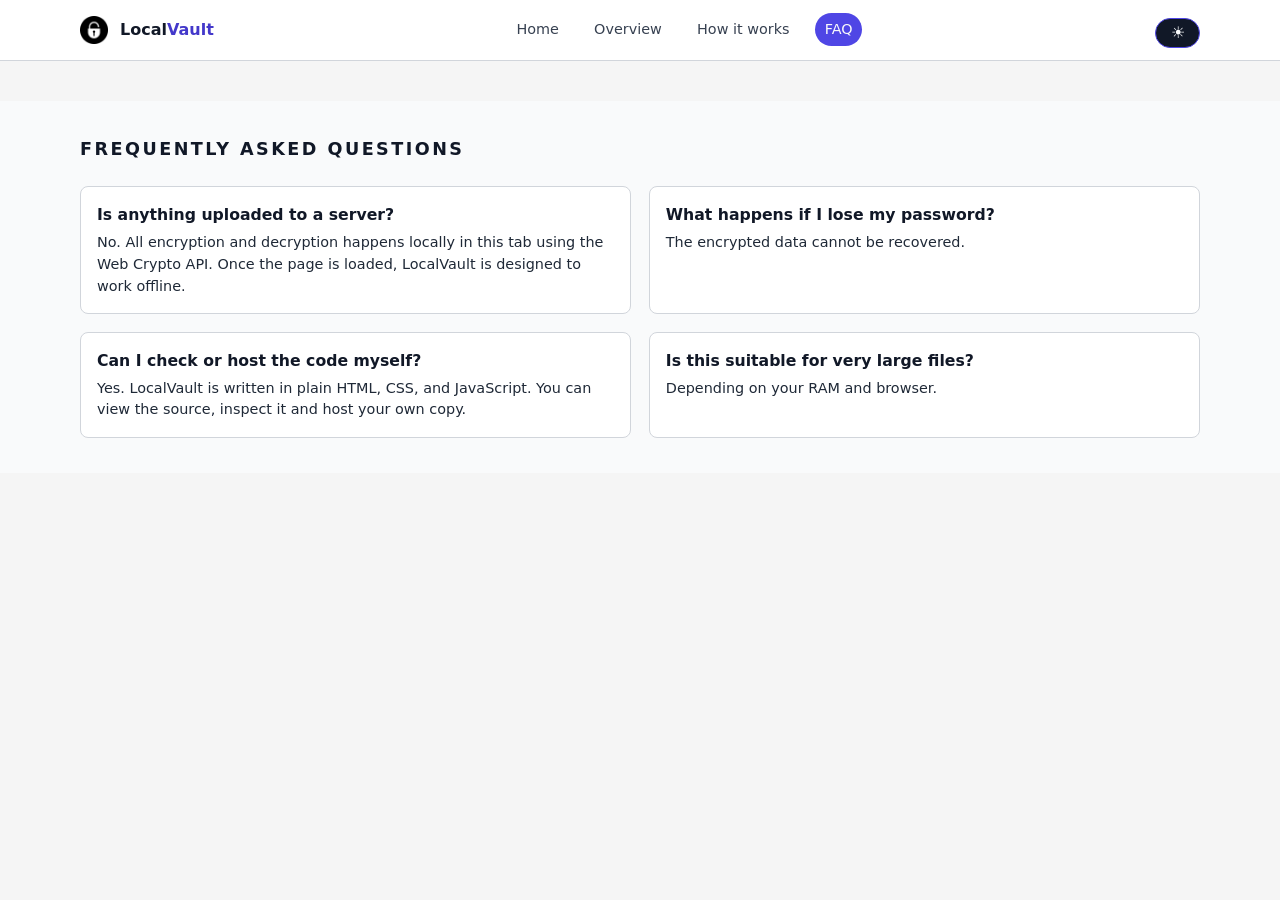
<file: faq.html>
<!DOCTYPE html>
<html lang="en">
<head>
  <meta charset="utf-8">
  <title>LocalVault – FAQ</title>

  <link rel="icon" type="image/png" sizes="512x512" href="lock-icon.png">
  <link rel="apple-touch-icon" href="lock-icon.png">
  <link rel="manifest" href="manifest.json">
  <meta name="theme-color" content="#020617">
  <meta name="viewport" content="width=device-width,initial-scale=1">

  <link rel="stylesheet" href="style.css">
</head>
<body>
  <header class="site-header">
    <div class="container header-inner">
      <a href="index.html#hero" class="brand">
        <div class="brand-icon">
          <img src="lock-icon.png" alt="LocalVault lock icon">
        </div>
        <div class="brand-text">
          <span class="brand-name">Local<span class="brand-highlight">Vault</span></span>
        </div>
      </a>

      <nav class="nav">
        <a href="index.html#hero" class="nav-link">Home</a>
        <a href="features.html" class="nav-link">Overview</a>
        <a href="how-it-works.html" class="nav-link">How it works</a>
        <a href="faq.html" class="nav-link active">FAQ</a>
      </nav>

      <button id="themeToggle" class="mode-switch" aria-label="Toggle light or dark mode">
        <span class="mode-icon">☾</span>
      </button>
    </div>
  </header>

  <main class="site-main">
    <section class="section section-alt">
      <div class="container">
        <div class="section-header">
          <h2>Frequently asked questions</h2>
        </div>

        <div class="faq-grid">
          <article class="faq-item">
            <h3>Is anything uploaded to a server?</h3>
            <p>
              No. All encryption and decryption happens locally in this tab using the Web Crypto API.
              Once the page is loaded, LocalVault is designed to work offline.
            </p>
          </article>

          <article class="faq-item">
            <h3>What happens if I lose my password?</h3>
            <p>
              The encrypted data cannot be recovered. 
            </p>
          </article>

          <article class="faq-item">
            <h3>Can I check or host the code myself?</h3>
            <p>
              Yes. LocalVault is written in plain HTML, CSS, and JavaScript. You can view the source,
              inspect it and host your own copy.
            </p>
          </article>

          <article class="faq-item">
            <h3>Is this suitable for very large files?</h3>
            <p>
              Depending on your RAM and browser. 
            </p>
          </article>

        </div>
      </div>
    </section>
  </main>

  <script>
    (function () {
      const body = document.body;
      const toggle = document.getElementById("themeToggle");
      if (!toggle) return;

      const icon = toggle.querySelector(".mode-icon");
      const STORAGE_KEY = "localvault-theme";

      function applyTheme(theme) {
        if (theme === "light") {
          body.classList.add("light-mode");
          if (icon) icon.textContent = "☀";
        } else {
          body.classList.remove("light-mode");
          if (icon) icon.textContent = "☾";
        }
      }

      const saved = localStorage.getItem(STORAGE_KEY);
      const prefersDark =
        window.matchMedia &&
        window.matchMedia("(prefers-color-scheme: dark)").matches;

      const initial = saved || (prefersDark ? "dark" : "light");
      applyTheme(initial);

      toggle.addEventListener("click", () => {
        const current = body.classList.contains("light-mode") ? "light" : "dark";
        const next = current === "light" ? "dark" : "light";
        localStorage.setItem(STORAGE_KEY, next);
        applyTheme(next);
      });
    })();
  </script>
</body>
</html>
</file>
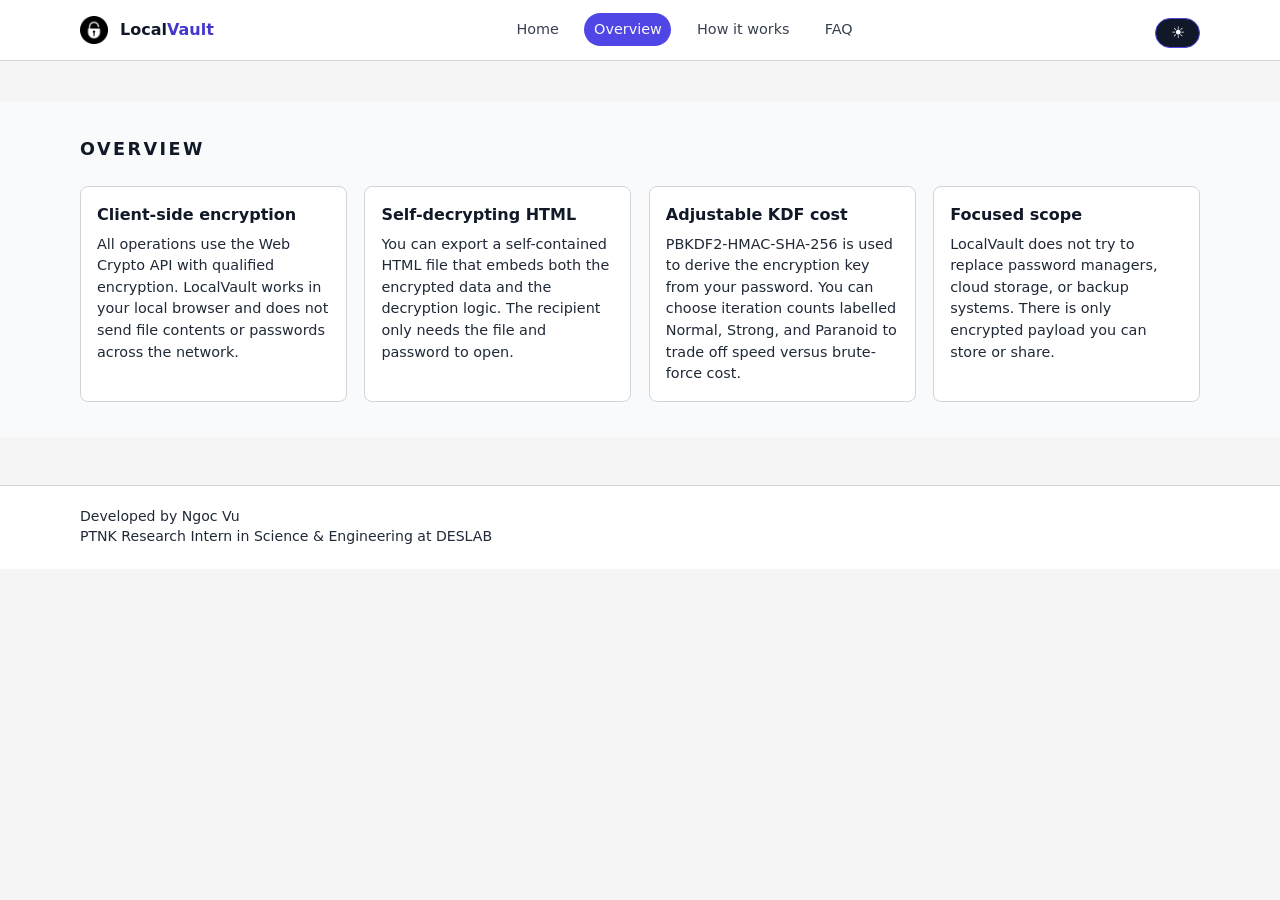
<file: features.html>
<!DOCTYPE html>
<html lang="en">
<head>
  <meta charset="utf-8">
  <title>LocalVault – Overview</title>

  <link rel="icon" type="image/png" sizes="512x512" href="lock-icon.png">
  <link rel="apple-touch-icon" href="lock-icon.png">
  <link rel="manifest" href="manifest.json">
  <meta name="theme-color" content="#020617">
  <meta name="viewport" content="width=device-width,initial-scale=1">

  <link rel="stylesheet" href="style.css">
</head>
<body>
  <header class="site-header">
    <div class="container header-inner">
      <a href="index.html#hero" class="brand">
        <div class="brand-icon">
          <img src="lock-icon.png" alt="LocalVault lock icon">
        </div>
        <div class="brand-text">
          <span class="brand-name">Local<span class="brand-highlight">Vault</span></span>
        </div>
      </a>

      <nav class="nav">
        <a href="index.html#hero" class="nav-link">Home</a>
        <a href="features.html" class="nav-link active">Overview</a>
        <a href="how-it-works.html" class="nav-link">How it works</a>
        <a href="faq.html" class="nav-link">FAQ</a>
      </nav>

      <button id="themeToggle" class="mode-switch" aria-label="Toggle light or dark mode">
        <span class="mode-icon">☾</span>
      </button>
    </div>
  </header>

  <main class="site-main">
    <section class="section section-alt">
      <div class="container">
        <div class="section-header">
          <h2>OVERVIEW</h2>
        </div>

        <div class="cards-grid">
          <article class="card">
            <h3>Client-side encryption</h3>
            <p>
              All operations use the Web Crypto API with qualified encryption. LocalVault works in your local browser and does not send file contents or passwords across the network.
            </p>
          </article>

          <article class="card">
            <h3>Self-decrypting HTML</h3>
            <p>
              You can export a self-contained HTML file that embeds both the encrypted data and the decryption logic. The recipient only needs the file and password to open.
            </p>
          </article>

          <article class="card">
            <h3>Adjustable KDF cost</h3>
            <p>
              PBKDF2-HMAC-SHA-256 is used to derive the encryption key from your password. You can choose iteration counts labelled Normal, Strong, and Paranoid to trade off speed versus brute-force cost.
            </p>
          </article>

          <article class="card">
            <h3>Focused scope</h3>
            <p>
              LocalVault does not try to replace password managers, cloud storage, or backup systems. There is only encrypted payload you can store or share.
            </p>
          </article>
        </div>
      </div>
    </section>
  </main>

  <footer class="site-footer">
    <div class="container footer-inner">
      <p class="footer-text">
        Developed by Ngoc Vu<br>
        PTNK Research Intern in Science &amp; Engineering at DESLAB
      </p>
    </div>
  </footer>

  <script>
    (function () {
      const body = document.body;
      const toggle = document.getElementById("themeToggle");
      if (!toggle) return;

      const icon = toggle.querySelector(".mode-icon");
      const STORAGE_KEY = "localvault-theme";

      function applyTheme(theme) {
        if (theme === "light") {
          body.classList.add("light-mode");
          if (icon) icon.textContent = "☀";
        } else {
          body.classList.remove("light-mode");
          if (icon) icon.textContent = "☾";
        }
      }

      const saved = localStorage.getItem(STORAGE_KEY);
      const prefersDark =
        window.matchMedia &&
        window.matchMedia("(prefers-color-scheme: dark)").matches;

      const initial = saved || (prefersDark ? "dark" : "light");
      applyTheme(initial);

      toggle.addEventListener("click", () => {
        const current = body.classList.contains("light-mode") ? "light" : "dark";
        const next = current === "light" ? "dark" : "light";
        localStorage.setItem(STORAGE_KEY, next);
        applyTheme(next);
      });
    })();
  </script>
</body>
</html>
</file>
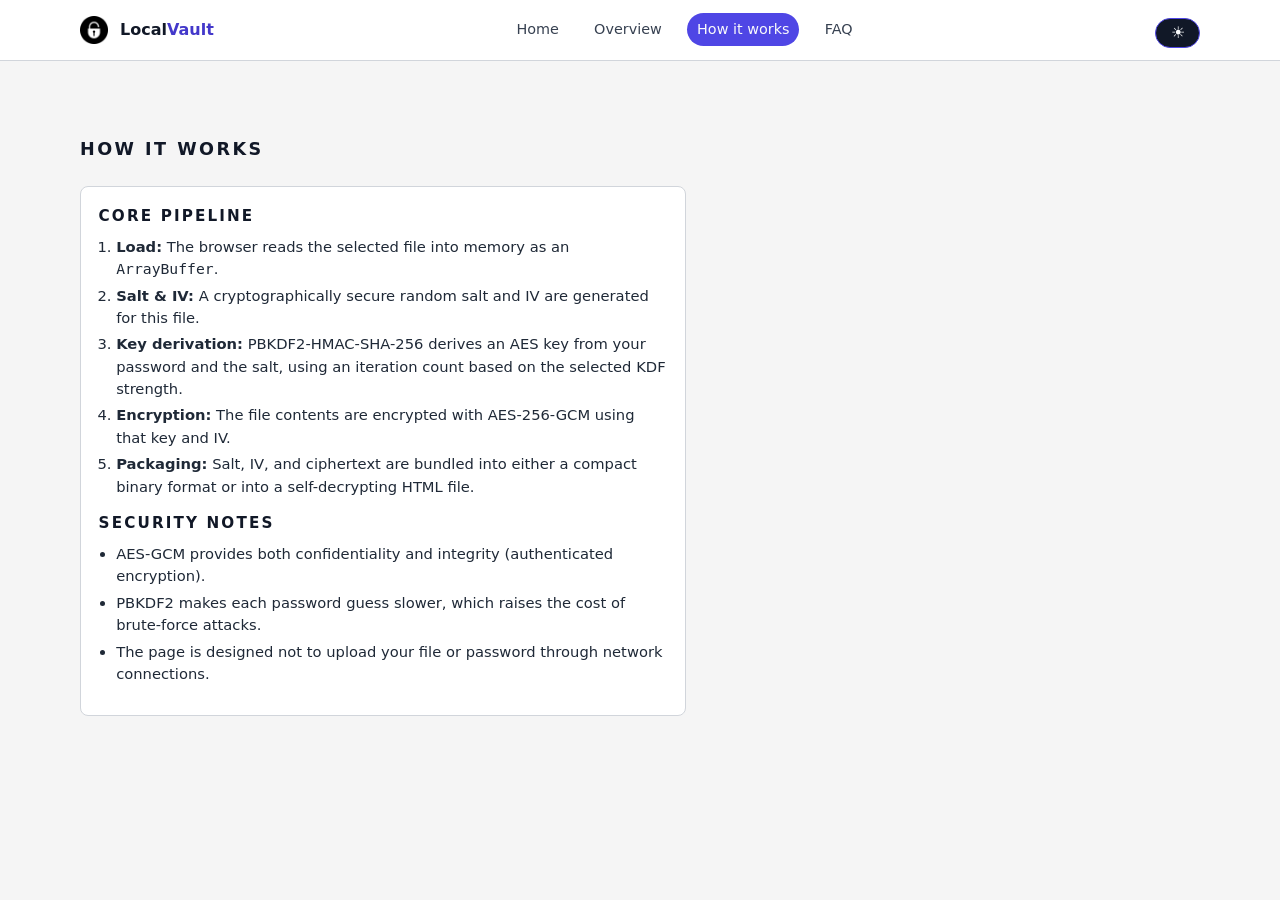
<file: how-it-works.html>
<!DOCTYPE html>
<html lang="en">
<head>
  <meta charset="utf-8">
  <title>LocalVault – How it works</title>

  <link rel="icon" type="image/png" sizes="512x512" href="lock-icon.png">
  <link rel="apple-touch-icon" href="lock-icon.png">
  <link rel="manifest" href="manifest.json">
  <meta name="theme-color" content="#020617">
  <meta name="viewport" content="width=device-width,initial-scale=1">

  <link rel="stylesheet" href="style.css">
</head>
<body>
  <header class="site-header">
    <div class="container header-inner">
      <a href="index.html#hero" class="brand">
        <div class="brand-icon">
          <img src="lock-icon.png" alt="LocalVault lock icon">
        </div>
        <div class="brand-text">
          <span class="brand-name">Local<span class="brand-highlight">Vault</span></span>
        </div>
      </a>

      <nav class="nav">
        <a href="index.html#hero" class="nav-link">Home</a>
        <a href="features.html" class="nav-link">Overview</a>
        <a href="how-it-works.html" class="nav-link active">How it works</a>
        <a href="faq.html" class="nav-link">FAQ</a>
      </nav>

      <button id="themeToggle" class="mode-switch" aria-label="Toggle light or dark mode">
        <span class="mode-icon">☾</span>
      </button>
    </div>
  </header>

  <main class="site-main">
    <section class="section">
      <div class="container">
        <div class="section-header">
          <h2>HOW IT WORKS</h2>
        </div>

        <div class="tool-layout">
          <div class="tool-aside">
            <h3>Core pipeline</h3>
            <ol class="steps-list">
              <li><strong>Load:</strong> The browser reads the selected file into memory as an <code>ArrayBuffer</code>.</li>
              <li><strong>Salt &amp; IV:</strong> A cryptographically secure random salt and IV are generated for this file.</li>
              <li><strong>Key derivation:</strong> PBKDF2-HMAC-SHA-256 derives an AES key from your password and the salt, using an iteration count based on the selected KDF strength.</li>
              <li><strong>Encryption:</strong> The file contents are encrypted with AES-256-GCM using that key and IV.</li>
              <li><strong>Packaging:</strong> Salt, IV, and ciphertext are bundled into either a compact binary format or into a self-decrypting HTML file.</li>
            </ol>

            <h3>Security notes</h3>
            <ul class="tips-list">
              <li>AES-GCM provides both confidentiality and integrity (authenticated encryption).</li>
              <li>PBKDF2 makes each password guess slower, which raises the cost of brute-force attacks.</li>
              <li>The page is designed not to upload your file or password through network connections.</li>
            </ul>
          </div>

      </div>
    </section>
  </main>

  <script>
    (function () {
      const body = document.body;
      const toggle = document.getElementById("themeToggle");
      if (!toggle) return;

      const icon = toggle.querySelector(".mode-icon");
      const STORAGE_KEY = "localvault-theme";

      function applyTheme(theme) {
        if (theme === "light") {
          body.classList.add("light-mode");
          if (icon) icon.textContent = "☀";
        } else {
          body.classList.remove("light-mode");
          if (icon) icon.textContent = "☾";
        }
      }

      const saved = localStorage.getItem(STORAGE_KEY);
      const prefersDark =
        window.matchMedia &&
        window.matchMedia("(prefers-color-scheme: dark)").matches;

      const initial = saved || (prefersDark ? "dark" : "light");
      applyTheme(initial);

      toggle.addEventListener("click", () => {
        const current = body.classList.contains("light-mode") ? "light" : "dark";
        const next = current === "light" ? "dark" : "light";
        localStorage.setItem(STORAGE_KEY, next);
        applyTheme(next);
      });
    })();
  </script>
</body>
</html>
</file>
<file: style.css>
*,
*::before,
*::after {
  box-sizing: border-box;
  margin: 0;
  padding: 0;
}

html,
body {
  height: 100%;
}

body {
  font-family: system-ui, -apple-system, BlinkMacSystemFont, "Segoe UI", sans-serif;
  color: #e5e7eb;
  background: #020617;  
  line-height: 1.5;
}

.container {
  width: min(1120px, 100% - 3rem);
  margin-inline: auto;
}

.site-header {
  position: sticky;
  top: 0;
  z-index: 20;
  backdrop-filter: blur(12px);
  background: rgba(3, 7, 18, 0.96);
  border-bottom: 1px solid #111827;
}

.header-inner {
  display: flex;
  align-items: center;
  justify-content: space-between;
  padding-block: 0.75rem;
  gap: 0.75rem;
}

.mode-switch {
  flex: 0 0 auto;
  width: auto;
  border-radius: 999px;
  border: 1px solid #4f46e5;
  background: #111827;
  color: #f9fafb;
  padding: 0.35rem 0.9rem;
  cursor: pointer;
  display: inline-flex;
  align-items: center;
  justify-content: center;
  font-size: 0.85rem;
  line-height: 1;
  font-weight: 500;
  text-transform: none;
  letter-spacing: 0;
}

.mode-switch:hover {
  background: #1f2937;
}

.mode-icon {
  font-size: 1rem;
}

.brand {
  display: flex;
  align-items: center;
  gap: 0.75rem;
  text-decoration: none;
  color: inherit;
}

.brand-icon {
  display: flex;
  align-items: center;
  justify-content: center;
  background: none;
  border: none;
  border-radius: 0;
}

.brand-icon img {
  width: 28px;
  height: 28px;
}

.brand-text {
  display: flex;
  flex-direction: column;
}

.brand-name {
  font-weight: 600;
  font-size: 1rem;
}

.brand-highlight {
  color: #a5b4fc; 
}

.brand-tagline {
  font-size: 0.8rem;
  color: #9ca3af;
}

.nav {
  display: flex;
  gap: 1rem;
  font-size: 0.9rem;
}

.nav-link {
  text-decoration: none;
  color: #d1d5db;
  padding: 0.35rem 0.6rem;
  border-radius: 999px;
  transition: background 0.12s, color 0.12s;
}

.nav-link:hover {
  background: #111827;
  color: #f9fafb;
}

.nav-link.active {
  background: #4f46e5;
  color: #f9fafb;
}

.site-main {
  padding-block: 2.5rem 3rem;
}

.hero {
  padding-block: 0.5rem 2.5rem;
}

.hero-inner {
  display: grid;
  grid-template-columns: minmax(0, 1.6fr) minmax(0, 1fr);
  gap: 2.5rem;
  align-items: center;
}

.hero-title {
  font-size: clamp(2.2rem, 3vw, 2.7rem);
  font-weight: 700;
  letter-spacing: 0.01em;
  margin-bottom: 0.6rem;
  color: #f9fafb;
}

.hero-gradient {
  color: #e5e7eb; 
}

.hero-subtitle {
  color: #d1d5db;
  font-size: 0.98rem;
  max-width: 34rem;
}

.hero-actions {
  margin-top: 1.4rem;
  display: flex;
  gap: 0.8rem;
  flex-wrap: wrap;
}

.btn {
  display: inline-flex;
  align-items: center;
  justify-content: center;
  padding: 0.7rem 1.3rem;
  border-radius: 999px;
  font-size: 0.9rem;
  font-weight: 600;
  text-transform: uppercase;
  letter-spacing: 0.13em;
  text-decoration: none;
  border: 1px solid transparent;
  cursor: pointer;
  transition: background 0.12s, color 0.12s, border-color 0.12s;
}

.btn-primary {
  background: #4f46e5;
  color: #f9fafb;
  border-color: #4f46e5;
}

.btn-primary:hover {
  background: #4338ca;
  border-color: #4338ca;
}

.hero-meta {
  margin-top: 1.4rem;
  display: flex;
  flex-wrap: wrap;
  gap: 0.6rem;
  font-size: 0.8rem;
  color: #9ca3af;
}

.hero-meta span {
  padding: 0.3rem 0.6rem;
  border-radius: 999px;
  border: 1px solid #374151;
  background: #020617;
}

.hero-media {
  position: relative;
  border-radius: 12px;
  overflow: hidden;
  border: 1px solid #1f2937;
  background: #020617;
}

.hero-media img {
  display: block;
  width: 100%;
  height: 100%;
  max-height: 360px;
  object-fit: cover;
}

.hero-media-badge {
  position: absolute;
  left: 1rem;
  bottom: 1rem;
  padding: 0.35rem 0.8rem;
  border-radius: 999px;
  background: rgba(15, 23, 42, 0.95);
  border: 1px solid #4f46e5;
  font-size: 0.75rem;
  letter-spacing: 0.12em;
  text-transform: uppercase;
  color: #e5e7eb;
}

.section {
  padding-block: 2.2rem;
}

.section-alt {
  background: #020617;
}

.section-header {
  margin-bottom: 1.5rem;
}

.section-header h2 {
  font-size: 1.1rem;
  text-transform: uppercase;
  letter-spacing: 0.14em;
  color: #e5e7eb;
}

.section-header p {
  margin-top: 0.4rem;
  font-size: 0.95rem;
  color: #9ca3af;
}

.cards-grid {
  display: grid;
  grid-template-columns: repeat(4, minmax(0, 1fr));
  gap: 1.1rem;
}

.card {
  background: #020617;
  border-radius: 8px;
  padding: 1rem;
  border: 1px solid #1f2937;
}

.card h3 {
  font-size: 1rem;
  margin-bottom: 0.4rem;
  color: #f9fafb;
}

.card p {
  font-size: 0.9rem;
  color: #d1d5db;
}

.tool-layout {
  display: grid;
  grid-template-columns: minmax(0, 1.25fr) minmax(0, 1fr);
  gap: 1.8rem;
  align-items: flex-start;
}

.tool-panel {
  background: #020617;
  border-radius: 8px;
  padding: 1.1rem 1.1rem 1rem;
  border: 1px solid #1f2937;
}

.tool-section {
  padding-top: 0.8rem;
  border-top: 1px solid #111827;
  margin-top: 0.1rem;
}

.tool-section:first-of-type {
  border-top: none;
  padding-top: 0;
}

.label {
  font-size: 0.8rem;
  text-transform: uppercase;
  letter-spacing: 0.16em;
  color: #e5e7eb;
  margin-bottom: 0.3rem;
}

.small {
  font-size: 0.85rem;
  color: #9ca3af;
}

#drop {
  border: 1px dashed #4b5563;
  padding: 2rem 1.2rem;
  text-align: center;
  background: #020617;
  border-radius: 8px;
  cursor: pointer;
  font-size: 0.95rem;
  transition: background 0.12s, border-color 0.12s;
  margin-bottom: 0.2rem;
}

#drop:hover {
  background: #030712;
  border-color: #4f46e5;
}

input[type="password"],
button {
  border-radius: 6px;
  border: 1px solid transparent;
  font-size: 0.95rem;
  padding: 0.7rem 0.7rem;
  margin-top: 0.4rem;
}

input[type="password"],
.tool-panel button {
  width: 100%;
}

input[type="password"] {
  background: #020617;
  color: #f9fafb;
  border-color: #4b5563;
}

input[type="password"]::placeholder {
  color: #6b7280;
}

.tool-panel button {
  background: #4f46e5;
  color: #f9fafb;
  cursor: pointer;
  font-weight: 600;
  text-transform: uppercase;
  letter-spacing: 0.08em;
}

.tool-panel button:hover:not(:disabled) {
  background: #4338ca;
}

.tool-panel button:disabled {
  opacity: 0.45;
  cursor: not-allowed;
}

.buttons {
  display: flex;
  flex-wrap: wrap;
  gap: 0.7rem;
}

#meter {
  height: 8px;
  background: #020617;
  border-radius: 999px;
  overflow: hidden;
  margin-top: 0.5rem;
}

#bar {
  height: 100%;
  width: 0;
  background: #22c55e;
  transition: width 0.25s;
}

.kdf-row {
  display: flex;
  flex-wrap: wrap;
  gap: 0.7rem;
  margin-top: 0.45rem;
}

.kdf-row label {
  font-size: 0.86rem;
  color: #e5e7eb;
  display: flex;
  align-items: center;
  gap: 0.4rem;
}

#status {
  margin-top: 0.3rem;
  font-size: 0.9rem;
  color: #e5e7eb;
}

#prog {
  margin-top: 0.7rem;
  height: 18px;
  background: #020617;
  border-radius: 999px;
  position: relative;
  overflow: hidden;
  border: 1px solid #1f2937;
}

#fill {
  position: absolute;
  inset: 0;
  width: 0;
  background: #4f46e5;
  transition: width 0.25s;
}

#ptext {
  position: absolute;
  inset: 0;
  display: flex;
  align-items: center;
  justify-content: center;
  font-size: 0.78rem;
  color: #e5e7eb;
}

.tool-aside {
  border-radius: 8px;
  padding: 1.1rem 1.1rem 1rem;
  background: #020617;
  border: 1px solid #1f2937;
  font-size: 0.92rem;
}

.tool-aside h3 {
  font-size: 0.95rem;
  text-transform: uppercase;
  letter-spacing: 0.14em;
  color: #e5e7eb;
  margin-bottom: 0.5rem;
}

.steps-list,
.tips-list {
  margin-left: 1.1rem;
  margin-bottom: 0.9rem;
}

.steps-list li + li,
.tips-list li + li {
  margin-top: 0.3rem;
}

.faq-grid {
  display: grid;
  grid-template-columns: repeat(2, minmax(0, 1fr));
  gap: 1.1rem;
}

.faq-item {
  background: #020617;
  border-radius: 8px;
  padding: 1rem;
  border: 1px solid #1f2937;
}

.faq-item h3 {
  font-size: 0.98rem;
  margin-bottom: 0.35rem;
  color: #f9fafb;
}

.faq-item p {
  font-size: 0.9rem;
  color: #e5e7eb;
}

.site-footer {
  border-top: 1px solid #1f2937;
  padding-block: 1.3rem 1.4rem;
  background: #020617;
}

.footer-inner {
  font-size: 0.82rem;
  color: #9ca3af;
}

.footer-columns {
  display: grid;
  grid-template-columns: repeat(auto-fit, minmax(220px, 1fr));
  gap: 2rem;
  margin-bottom: 1.5rem;
}

.footer-col {
  display: flex;
  flex-direction: column;
  gap: 0.4rem;
}

.footer-title {
  font-size: 0.88rem;
  text-transform: uppercase;
  letter-spacing: 0.12em;
  color: #e5e7eb;
}

.footer-text {
  font-size: 0.88rem;
  color: #9ca3af;
  line-height: 1.4;
}

.footer-meta {
  margin-top: 0.2rem;
  font-size: 0.78rem;
  color: #6b7280;
}

.footer-bottom {
  display: flex;
  justify-content: space-between;
  flex-wrap: wrap;
  padding-top: 0.9rem;
  border-top: 1px solid #111827;
  font-size: 0.8rem;
  color: #6b7280;
  gap: 0.6rem;
}

@media (max-width: 960px) {
  .header-inner {
    flex-direction: column;
    gap: 0.4rem;
    align-items: flex-start;
  }

  .nav {
    flex-wrap: wrap;
  }

  .hero-inner {
    grid-template-columns: minmax(0, 1fr);
    gap: 1.7rem;
  }

  .cards-grid {
    grid-template-columns: repeat(2, minmax(0, 1fr));
  }

  .tool-layout {
    grid-template-columns: minmax(0, 1fr);
  }
}

@media (max-width: 640px) {
  .container {
    width: min(100% - 2rem, 640px);
  }

  .nav {
    font-size: 0.85rem;
  }

  .hero-inner {
    gap: 1.4rem;
  }

  .cards-grid {
    grid-template-columns: minmax(0, 1fr);
  }

  .faq-grid {
    grid-template-columns: minmax(0, 1fr);
  }
}

body.light-mode {
  background: #f5f5f5;
  color: #111827;
}

body.light-mode .site-header {
  background: #ffffff;
  border-bottom-color: #d1d5db;
}

body.light-mode .brand-icon {
  background: none;
  border: none;
}

body.light-mode .brand-highlight {
  color: #4338ca; 
}

body.light-mode .brand-tagline {
  color: #6b7280;
}

body.light-mode .nav-link {
  color: #374151;
}

body.light-mode .nav-link:hover {
  background: #e5e7eb;
  color: #111827;
}

body.light-mode .nav-link.active {
  background: #4f46e5;
  color: #f9fafb;
}

body.light-mode .mode-switch {
  background: #111827;
  border-color: #4f46e5;
  color: #f9fafb;
}

body.light-mode .section-header h2,
body.light-mode .tool-aside h3,
body.light-mode .label {
  color: #111827;
  font-weight: 700;
}

body.light-mode .section-header p,
body.light-mode .small {
  color: #1f2937;
}

body.light-mode .card h3,
body.light-mode .faq-item h3 {
  color: #111827;
}

body.light-mode .card p,
body.light-mode .faq-item p,
body.light-mode .steps-list li,
body.light-mode .tips-list li {
  color: #1f2937;
}

body.light-mode .kdf-row label {
  color: #111827;
}

body.light-mode .hero-title {
  color: #111827;
}

body.light-mode .hero-gradient {
  color: #111827;
}

body.light-mode .hero-subtitle {
  color: #374151;
}

body.light-mode .hero-meta {
  color: #374151;
}

body.light-mode .hero-meta span {
  background: #e5e7eb;
  color: #111827;
  border-color: #d1d5db;
}

body.light-mode .hero-media {
  background: #e5e7eb;
  border-color: #d1d5db;
}

body.light-mode .hero-media-badge {
  background: rgba(15, 23, 42, 0.9);
  color: #f9fafb;
}

body.light-mode .section-alt {
  background: #f9fafb;
}

body.light-mode .card,
body.light-mode .tool-panel,
body.light-mode .tool-aside,
body.light-mode .faq-item {
  background: #ffffff;
  color: #111827;
  border-color: #d1d5db;
}

body.light-mode #drop {
  background: #ffffff;
  border-color: #d1d5db;
}

body.light-mode #drop:hover {
  background: #f9fafb;
  border-color: #4f46e5;
}

body.light-mode input[type="password"] {
  background: #ffffff;
  color: #111827;
  border-color: #cbd5f5;
}

body.light-mode #meter {
  background: #e5e7eb;
}

body.light-mode #status {
  color: #111827;
}

body.light-mode #prog {
  background: #e5e7eb;
  border-color: #d1d5db;
}

body.light-mode #fill {
  background: #4f46e5;
}

body.light-mode .site-footer {
  background: #ffffff;
  border-top-color: #d1d5db;
}

body.light-mode .footer-title {
  color: #111827;
}

body.light-mode .footer-text {
  color: #1f2937;
}

body.light-mode .footer-meta,
body.light-mode .footer-bottom {
  color: #4b5563;
}
</file>
